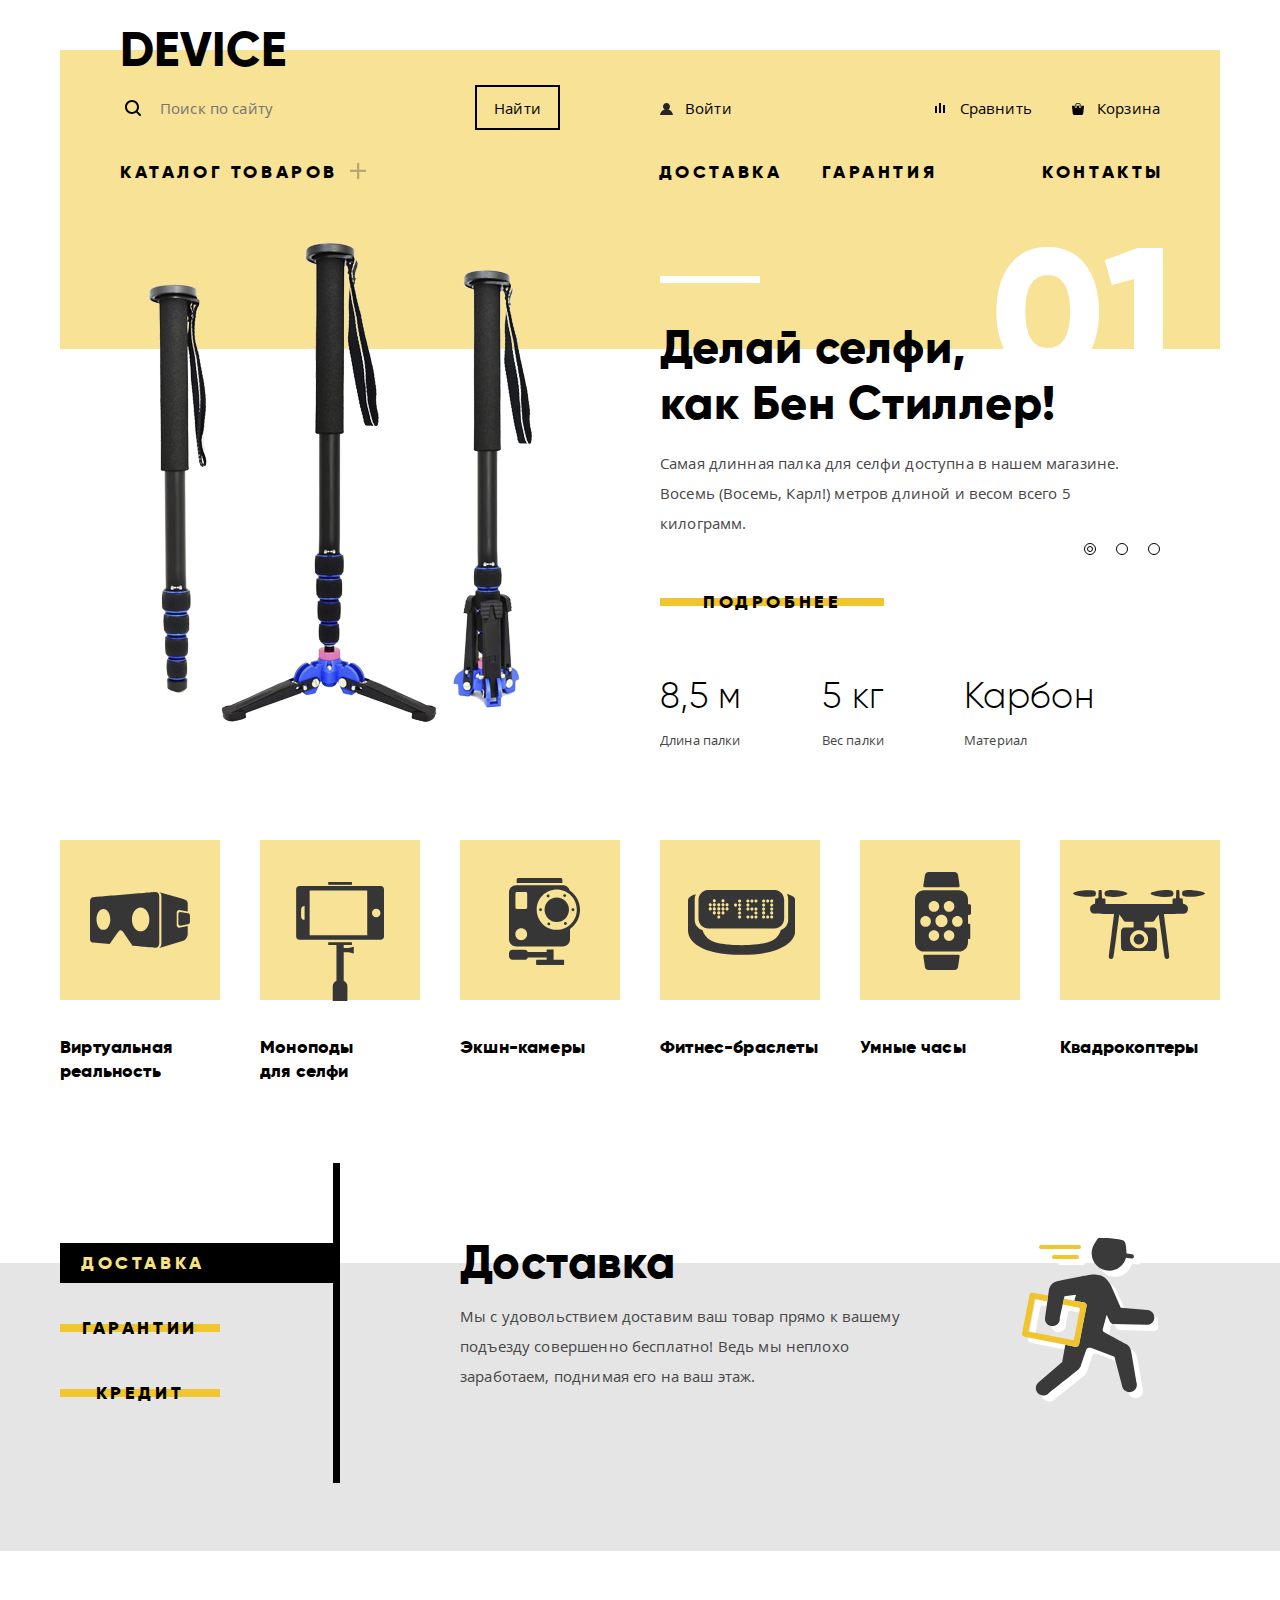
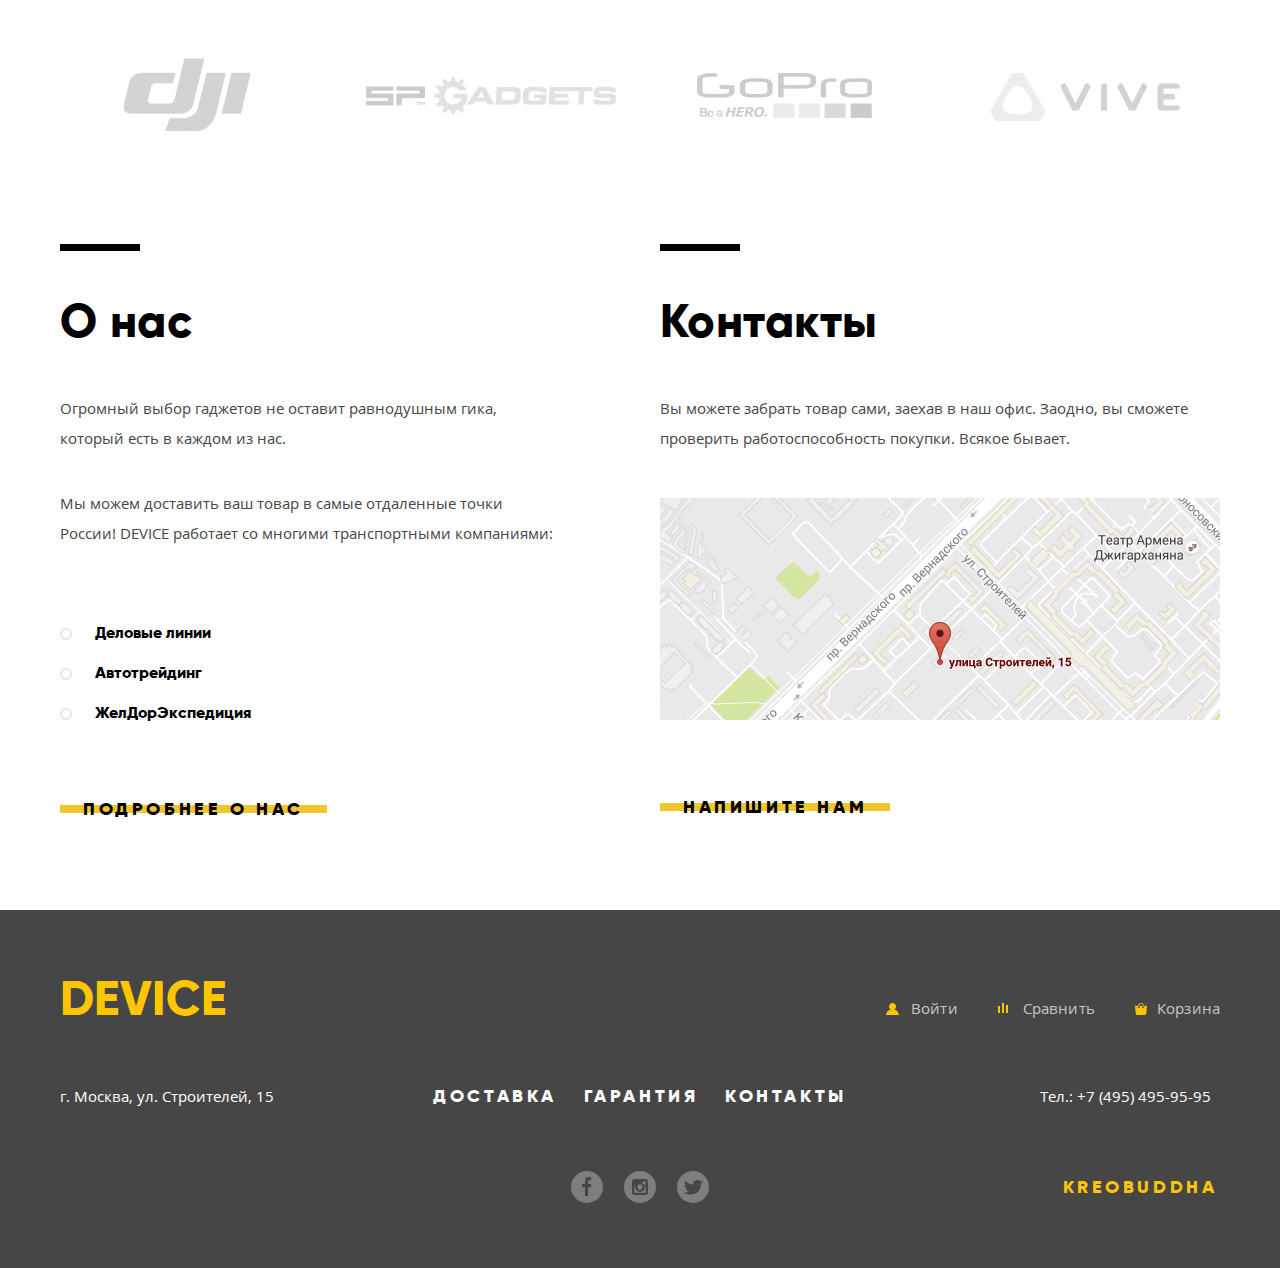
<file: index.html>
<!DOCTYPE html>
<html lang="ru">
	<head>
		<meta charset="UTF-8">
		<title>Device</title>
		<link rel="stylesheet" href="css/fonts.css">
		<link rel="stylesheet" href="css/normalize.css">
		<link rel="stylesheet" href="css/style.css">
	</head>
	<body>
		<header class="main-header">
			<nav class="main-navigation header-wrapper">
				<a class="main-header-logo">
					<!-- <img src="img/index-logo.png" alt="Device" width="164" height="36"> -->
					Device
				</a>
				<div class="header-columns">
					<div class="site-search">
						<form action="#"	method="get" class="search-form">
							<label class="visually-hidden" for="site-search-input-search">Поиск по сайту</label>
							<input class="search" type="search" id="site-search-input-search" name="search" placeholder="Поиск по сайту">
							<button class="button search-button" type="submit">Найти</button>
						</form>
					</div>
					
					<ul class="header-user-navigation">
						<li class="login-link-li"><a class="login-link" href="#">Войти</a></li>
						<li class="compare-items-link-li"><a class="compare-items-link" href="#">Сравнить</a></li>
						<li class="cart-link-li"><a class="cart-link" href="#">Корзина</a></li>
					</ul>
				</div>

				<ul class="header-site-navigation">
					<li class="header-site-navigation-catalog"><a class="header-site-navigation-catalog-link" href="#">Каталог товаров</a></li>
					<li class="header-site-navigation-delivery"><a href="#">Доставка</a></li>
					<li class="header-site-navigation-warranty"><a href="#">Гарантия</a></li>
					<li class="header-site-navigation-contacts"><a href="#">Контакты</a></li>
				</ul>

				<!-- Выпадающее меню криво реализоавно. Переделать распределение флекс-элементов. -->

				<section class="container modal-catalog-items-menu">
					<h2 class="visually-hidden">Каталог товаров</h2>
					<ul>
						<li><a href="#">Виртуальная реальность</a></li>
						<li><a href="#">Моноподы для селфи</a></li>
						<li><a href="#">Экшн-камеры</a></li>
						<li><a href="#">Фитнес-браслеты</a></li>
						<li><a href="#">Умные часы</a></li>
						<li><a href="#">Квадрокоптеры</a></li>
					</ul>
				</section>
			</nav>
		</header>



		<main class="">
			<h1 class="visually-hidden">Интернет-магазин «Device»</h1>

			<section class="slider container">
				<ul class="slider-list">
					<li class="slider-item slider-item-1 slider-item-current">
						<div class="slider-item-description">
							<h2 class="slider-item-title">Делай селфи,<br> как Бен Стиллер!</h2>
							<b class="slider-item-number">01</b>
							<p class="slider-item-text">Самая длинная палка для селфи доступна в нашем магазине. Восемь (Восемь, Карл!) метров длиной и весом всего 5 килограмм.</p>						
							<a href="catalog.html">Подробнее</a>
							<div class="slider-item-parameter-list">
								<p class="slider-item-parameter">
									<b>8,5 м</b>
									<span>Длина палки</span>
								</p>
							
								<p class="slider-item-parameter">
									<b>5 кг</b>
									<span>Вес палки</span>
								</p>
							
								<p class="slider-item-parameter">
									<b>Карбон</b>
									<span>Материал</span>
								</p>
							</div>
						</div>
						<div class="slider-item-image">
							<img src="img/slider-1.png" alt="Делай селфи как Бен Стиллер!" width="384" height="486">
						</div>
					</li>
					<li class="slider-item slider-item-2">
						<div class="slider-item-description">
							<h2 class="slider-item-title">Худеем<br> правильно!</h2>
							<b class="slider-item-number">02</b>
							<p class="slider-item-text">Мотивирующие фитнес-браслеты помогут найти в себе силы не пропускать занятия и соблюдать диету.</p>
							<a href="#">Подробнее</a>
							<div class="slider-item-parameter-list">
								<p class="slider-item-parameter">
									<b>48 часов</b>
									<span>Без подзарядки</span>
								</p>
							</div>
						</div>
						<div class="slider-item-image">
							<img src="img/slider-2.png" alt="Худеем правильно!" width="345" height="485">
						</div>
					</li>
					<li class="slider-item slider-item-3">
						<div class="slider-item-description">
							<h2 class="slider-item-title">Порхает как бабочка,<br> жалит как пчела!</h2>
							<b class="slider-item-number">03</b>
							<p class="slider-item-text">Этот обычный, на первый взгляд, квадрокоптер оснащен мощным лазером, замаскированным под стандартную камеру.</p>
							<a href="#">Подробнее</a>
							<div class="slider-item-parameter-list">
								<p class="slider-item-parameter">
									<b>800 м</b>
									<span>Дальность полета</span>
								</p>
								<p class="slider-item-parameter">
									<b>50 м</b>
									<span>Радиус поражения</span>
								</p>
							</div>
						</div>
						<div class="slider-item-image">
							<img src="img/slider-3.png" alt="Порхает как бабочка, жалит как пчела!" width="526" height="334">
						</div>
					</li>
				</ul>
				<ul class="slider-switches">
					<li class="slider-radio">
						<button class="slider-btn slider-btn-1 slider-btn-current">Первый слайд</button>
					</li>
					<li class="slider-radio">
						<button class="slider-btn slider-btn-2">Второй слайд</button>
					</li>
					<li class="slider-radio">
						<button class="slider-btn slider-btn-3">Третий слайд</button>
					</li>
				</ul>
			</section>

			<section class="popular-items-menu container">
				<h2 class="visually-hidden">Каталог товаров</h2>
				<ul>
					<li class="popular-item ">
						<a href="#">
							<h3>Виртуальная реальность</h3>
							<div class="popular-item-img-container">
								<img class="popular-item-img popular-item-img-1" src="img/popular-1.svg" alt="Виртуальная реальность" width="160" height="160">
							</div>
						</a>
					</li>
					<li class="popular-item">
						<a href="#">
							<h3>Моноподы<br> для селфи</h3>
							<div class="popular-item-img-container">
								<img class="popular-item-img popular-item-img-2" src="img/popular-2.svg" alt="Моноподы для селфи" width="160" height="160">
							</div>
						</a>
					</li>
					<li class="popular-item">
						<a href="#">
							<h3>Экшн-камеры</h3>
							<div class="popular-item-img-container">
								<img class="popular-item-img popular-item-img-3" src="img/popular-3.svg" alt="Экшн-камеры" width="160" height="160">
							</div>
						</a>
					</li>
					<li class="popular-item">
						<a href="#">
							<h3>Фитнес-браслеты</h3>
							<div class="popular-item-img-container">
								<img class="popular-item-img popular-item-img-4" src="img/popular-4.svg" alt="Фитнес-браслеты" width="160" height="160">
							</div>
						</a>
					</li>
					<li class="popular-item">
						<a href="#">
							<h3>Умные часы</h3>
							<div class="popular-item-img-container">
								<img class="popular-item-img popular-item-img-5" src="img/popular-5.svg" alt="Умные часы" width="160" height="160">
							</div>
						</a>
					</li>
					<li class="popular-item">
						<a href="#">
							<h3>Квадрокоптеры</h3>
							<div class="popular-item-img-container">
								<img class="popular-item-img popular-item-img-6" src="img/popular-6.svg" alt="Квадрокоптеры" width="160" height="160">
							</div>
						</a>
					</li>
				</ul>
			</section>

			<section class="services">
				<h2 class="visually-hidden">Наши услуги</h2>
				<div class="service-wrapper container">
					<ul class="service-switch-list">
						<li class="service-switch-item service-switch-item-current">
							<button class="service-switch-button-1">Доставка</button>
						</li>
						<li class="service-switch-item">
							<button class="service-switch-button-2">Гарантии</button>
						</li>
						<li class="service-switch-item">
							<button class="service-switch-button-3">Кредит</button>
						</li>
					</ul>
					<ul class="services-list">
						<li class="service-item service-item-1 service-item-current">
							<div class="service-item-description">
								<h3 class="service-item-title">Доставка</h3>
								<p>Мы с удовольствием доставим ваш товар прямо к вашему подъезду совершенно бесплатно! Ведь мы неплохо заработаем, поднимая его на ваш этаж.</p>
							</div>
							<div class="service-item-image">
								<img src="img/delivery.svg" alt="Доставка" width="136" height="164">
							</div>
						</li>
						<li class="service-item service-item-2">
							<div class="service-item-description">
								<h3 class="service-item-title">Гарантии</h3>
								<p>Если из-за возгорания купленного у нас товара у вас сгорит дом — не переживайте, мы выдадим вам новый. Товар, не дом, конечно же.</p>
							</div>
							<div class="service-item-image">
								<img src="img/warranty.svg" alt="Доставка" width="171" height="195">
							</div>
						</li>
						<li class="service-item service-item-3">
							<div class="service-item-description">
								<h3 class="service-item-title">Кредит</h3>
								<p>Залезть в долговую яму стало проще! Кредитные консультанты подберут для вас наиболее ,выгодные условия кредита. Выгодные для нашего банка, разумеется</p>
							</div>
							<div class="service-item-image">
								<img src="img/credit.svg" alt="Доставка" width="156" height="188">
							</div>
						</li>
					</ul>
				</div>
			</section>

			<section class="brands container">
				<h2 class="visually-hidden">Бренды наших товаров</h2>
				<ul class="brands-list">
					<li class="brands-item brands-item-dji"><a href="#"><img src="img/logo-1-hover.png" alt="DJI" width="260"	height="100"></a></li>
					<li class="brands-item brands-item-sp"><a href="#"><img src="img/logo-2-hover.png" alt="SP-gadgets" width="260"	height="100"></a></li>
					<li class="brands-item brands-item-gopro"><a href="#"><img src="img/logo-3-hover.png" alt="GoPro" width="260"	height="100"></a></li>
					<li class="brands-item brands-item-vive"><a href="#"><img src="img/logo-4-hover.png" alt="VIVE" width="260"	height="100"></a></li>
				</ul>
			</section>

			<div class="index-columns container">
				<section class="about-us">
					<h2>О нас</h2>
					<p>Огромный выбор гаджетов не оставит равнодушным гика, который есть в каждом из нас.</p>
					<p class="delivery-info">Мы можем доставить ваш товар в самые отдаленные точки России! DEVICE работает со многими транспортными компаниями:</p>
					<ul>
						<li>Деловые линии</li>
						<li>Автотрейдинг</li>
						<li>ЖелДорЭкспедиция</li>
					</ul>
					<a class="button" href="#">Подробнее о нас</a>
				</section>
				
				<section class="contacts">
					<h2>Контакты</h2>
					<p>Вы можете забрать товар сами, заехав в наш офис. Заодно, вы сможете проверить работоспособность покупки. Всякое бывает.</p>
					<a class="contact-mini-map js-map" href="#"><img src="img/map.png" alt="Офис компании по адресу улица Большая Конюшенная 19/8, Санкт-Петербург." width="560" height="222"></a>
					<a class="button js-write-us" href="#">Напишите нам</a>
				</section>
			</div>

		</main>
		
		<footer class="main-footer">
			<div class="container">
				<section class="footer-user">
					<h2 class="visually-hidden">Для пользователя</h2>
					<!-- <img src="img/index-logo-footer.png" alt="Device" width="164" height="36"> -->
					<div class="footer-user-wrapper">
						<a href="#" class="footer-logo">Device</a>
						<ul class="footer-user-menu">
							<li><a class="login-link" href="#">Войти</a></li>
							<li><a class="compare-items-link" href="#">Сравнить</a></li>
							<li><a class="cart-link" href="#">Корзина</a></li>
						</ul>
					</div>
				</section>
				
				<section class="footer-conditions">
					<h2 class="visually-hidden">Условия покупки</h2>
					<div class="footer-conditions-wrapper">
						<p class="footer-address">				
							г. Москва, ул. Строителей, 15
						</p>
						<ul class="footer-conditions-menu">
								<li class="footer-conditions-item"><a href="#">Доставка</a></li>
								<li class="footer-conditions-item"><a href="#">Гарантия</a></li>
								<li class="footer-conditions-item"><a href="#">Контакты</a></li>
						</ul>
						<p class="footer-phone">Тел.: +7 (495) 495-95-95</p>
					</div>
				</section>
				
				<section class="footer-social">
					<h2 class="visually-hidden">Мы в социальных сетях</h2>
					<div class="footer-social-wrapper">
						<ul>
							<li><a href="#" class="social-button social-button-facebook"><span class="visually-hidden">Фейсбук</span></a></li>
							<li><a href="#" class="social-button social-button-instagram"><span class="visually-hidden">Инстаграм</span></a></li>
							<li><a href="#" class="social-button social-button-twitter"><span class="visually-hidden">Твиттер</span></a></li>
						</ul>
						<p class="footer-copyright">
							<b class="visually-hidden">Разработано:</b>
							<a href="https://vk.com/kreobuddha" class="button">kreobuddha</a>
						</p>
					</div>
				</section>
			</div>
		</footer>

		<section class="modal modal-write-us">
			<h2 class="visually-hidden">Напишите нам</h2>
			<form class="modal-write-us-form" action="#" method="post">
				<p>
					<label for="write-us-input-name">Ваше имя:</label>
					<input type="text" id="write-us-input-name" name="write-us-name" value="" placeholder="Имя Фамилия">
				</p>
				<p>
					<label for="write-us-input-mail">Ваш e-mail:</label>
					<input type="email" id="write-us-input-mail" name="write-us-mail" value="" placeholder="email@example.com">
				</p>
				<p class="modal-write-us-form-text">
					<label for="write-us-input-textarea">Текст письма:</label>
					<textarea name="write-us-letter" id="write-us-input-textarea" cols="30" rows="3" placeholder="В свободной форме"></textarea>
				</p>
				<button class="button" type="submit">Отправить</button>				
			</form>
			<button class="modal-close" type="button">Закрыть</button>
		</section>

		<section class="modal modal-map">
			<h2 class="visually-hidden">Как до нас добраться</h2>
			<iframe src="https://www.google.com/maps/embed?pb=!1m18!1m12!1m3!1d7565.0826865308345!2d37.52415710683544!3d55.68703115051043!2m3!1f0!2f0!3f0!3m2!1i1024!2i768!4f13.1!3m3!1m2!1s0x46b54cf65f5c8955%3A0x694710ccd55501e!2z0YPQuy4g0KHRgtGA0L7QuNGC0LXQu9C10LksIDE1LCDQnNC-0YHQutCy0LAsIDExOTMxMQ!5e0!3m2!1sru!2sru!4v1550638293064" width="960" height="560" frameborder="0" style="border:0" allowfullscreen></iframe>
			<p>
				<img src="img/map-big.jpg" width="960" height="560" alt="Офис компании по адресу улица Строителей 15, Москва.">
			</p>
			<button class="modal-close" type="button">Закрыть</button>
		</section>


		<script src="js/writeUsPopup.js"></script>
		
		<script src="js/map.js"></script>

		<script src="js/catalogItemMenu.js"></script>

		<script src="js/slider.js"></script>

		<script src="js/serviceButtons.js"></script>

	</body>
</html>
</file>
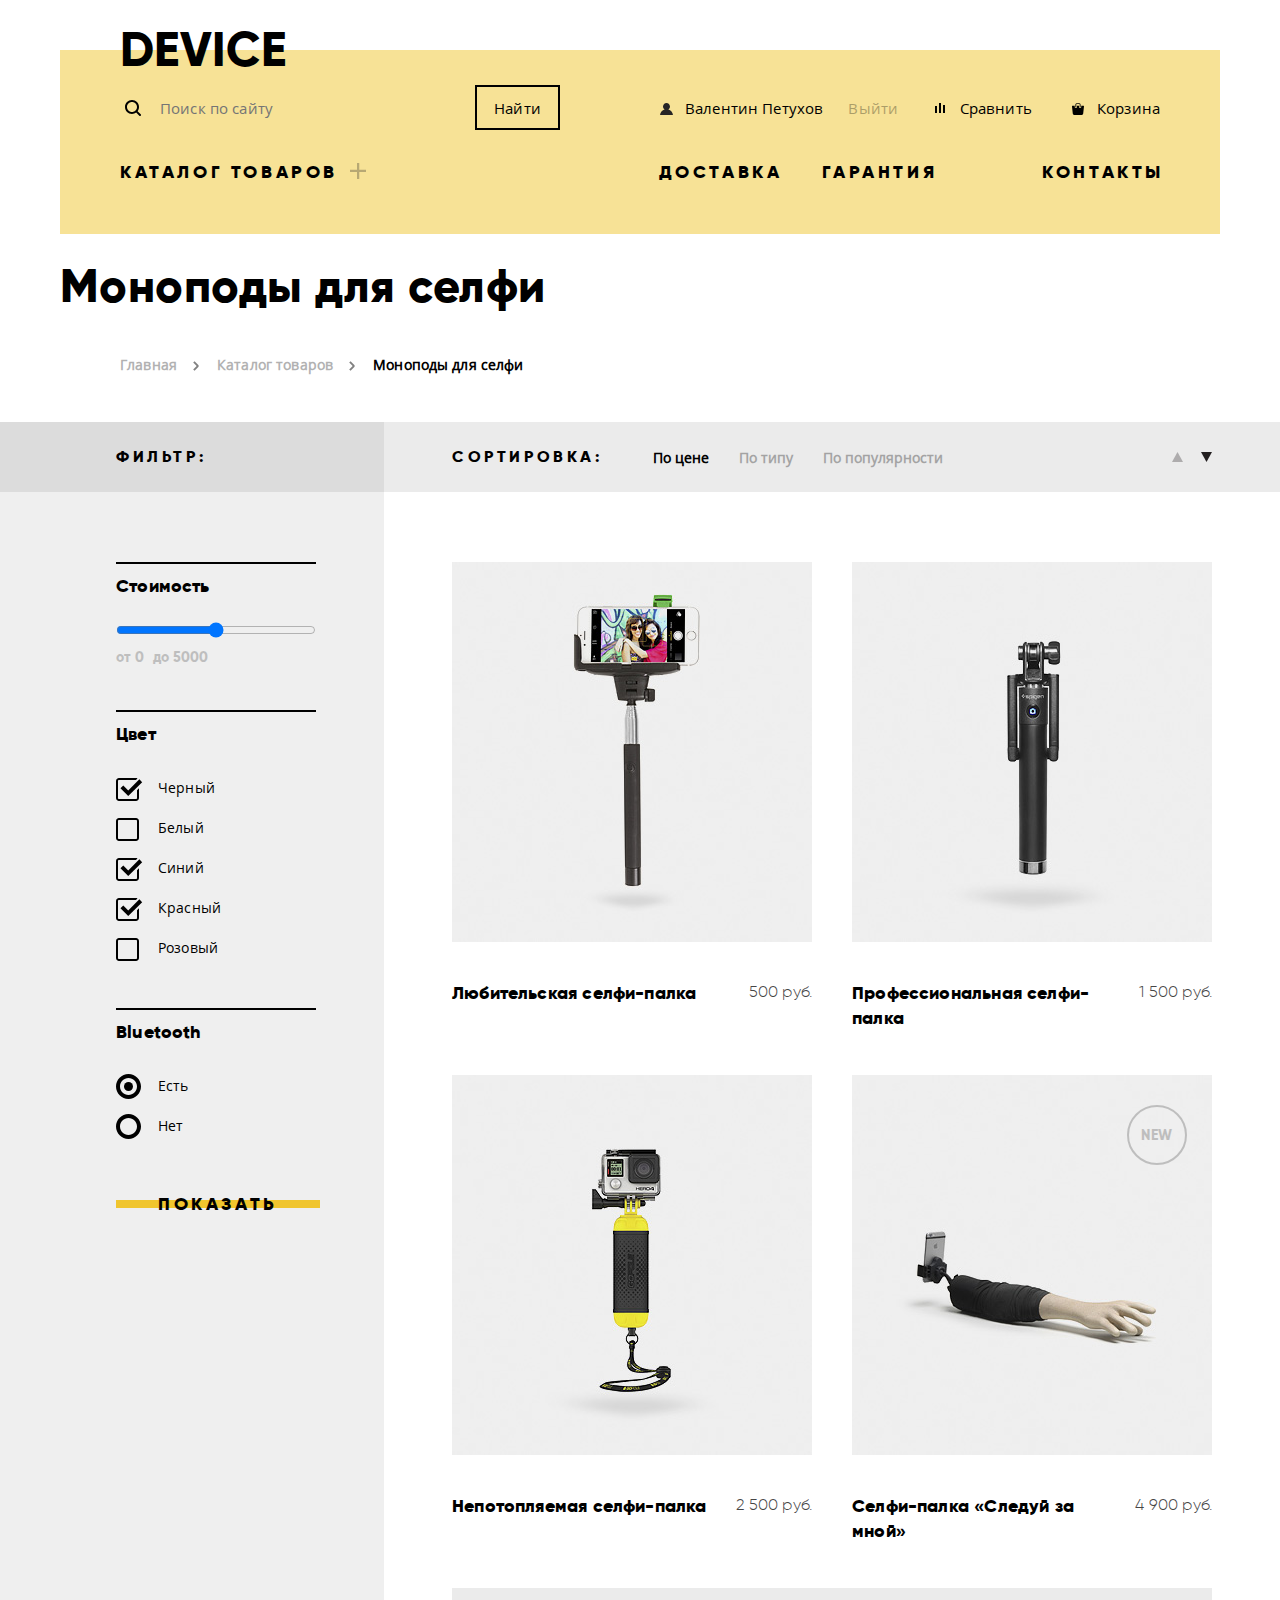
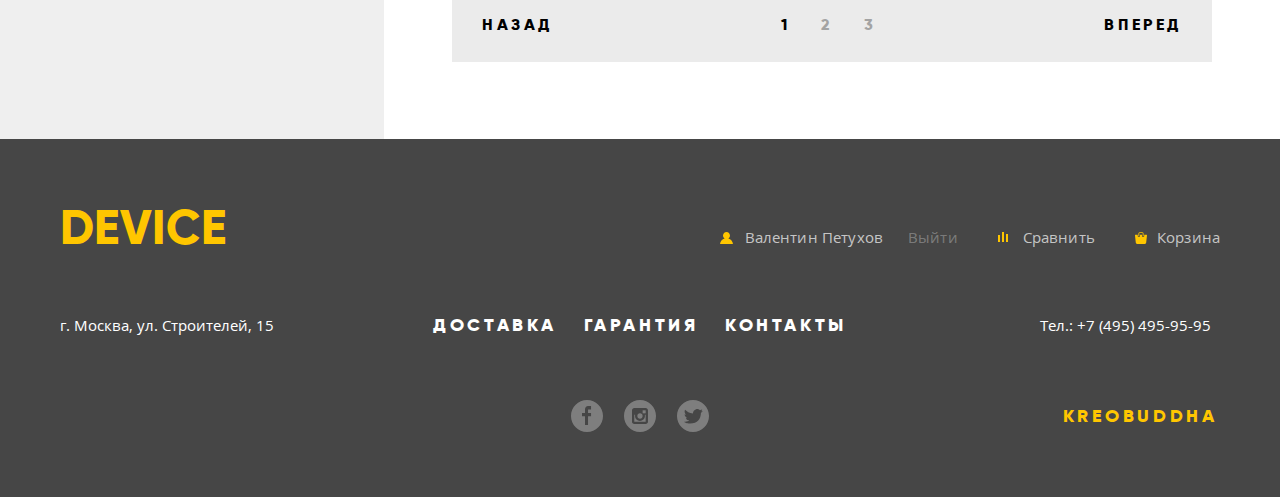
<file: catalog.html>
<!DOCTYPE html>
<html lang="ru">
	<head>
		<meta charset="UTF-8">
		<title>Каталог Device</title>
		<link rel="stylesheet" href="css/fonts.css">
		<link rel="stylesheet" href="css/normalize.css">
		<link rel="stylesheet" href="css/style.css">
	</head>
	<body class="inner-page">
		<header class="main-header">
			<nav class="main-navigation header-wrapper">
				<a class="main-header-logo" href="index.html">
					<!-- <img src="img/index-logo.png" alt="Device" width="164" height="36"> -->
					Device
				</a>
				<div class="header-columns">
					<div class="site-search">
						<form action="#"	method="get" class="search-form">
							<label class="visually-hidden" for="site-search-input-search">Поиск по сайту</label>
							<input class="search" type="search" id="site-search-input-search" name="search" placeholder="Поиск по сайту">
							<button class="button search-button" type="submit">Найти</button>
						</form>
					</div>
					
					<ul class="header-user-navigation">
						<li class="profile-name-li"><a class="profile-name" href="#">Валентин Петухов</a></li>
						<li class="logout-link-li"><a class="logout-link" href="#">Выйти</a></li>
						<li class="compare-items-link-li"><a class="compare-items-link" href="#">Сравнить</a></li>
						<li class="cart-link-li"><a class="cart-link" href="#">Корзина</a></li>
					</ul>
				</div>

				<ul class="header-site-navigation">
					<li class="header-site-navigation-catalog"><a class="header-site-navigation-catalog-link" href="#">Каталог товаров</a></li>
					<li class="header-site-navigation-delivery"><a href="#">Доставка</a></li>
					<li class="header-site-navigation-warranty"><a href="#">Гарантия</a></li>
					<li class="header-site-navigation-contacts"><a href="#">Контакты</a></li>
				</ul>

				<!-- Выпадающее меню криво реализоавно. Переделать распределение флекс-элементов. -->

				<section class="container modal-catalog-items-menu">
					<h2 class="visually-hidden">Каталог товаров</h2>
					<ul>
						<li><a href="#">Виртуальная реальность</a></li>
						<li><a href="#">Моноподы для селфи</a></li>
						<li><a href="#">Экшн-камеры</a></li>
						<li><a href="#">Фитнес-браслеты</a></li>
						<li><a href="#">Умные часы</a></li>
						<li><a href="#">Квадрокоптеры</a></li>
					</ul>
				</section>
			</nav>
		</header>

		<main>
			<div class="container">
				<h1 class="page-title">Моноподы для селфи</h1>
				
				<ul class="breadcrumbs">
					<li><a href="index.html">Главная</a></li>
					<li><a href="catalog.html">Каталог товаров</a></li>
					<li class="breadcrumbs-current">Моноподы для селфи</li>
				</ul>
			</div>

			<div class="catalog-column-wrapper">
				<div class="catalog-column-wrapper-left">
					<section class="filters">
						<h2>Фильтр:</h2>
					
						<form action="#"	method="get" class="filter">
							<fieldset>
								<legend>Стоимость</legend>
					
								<label class="visually-hidden" for="filter-input-range">Стоимость товара</label>
								<input type="range" id="filter-input-range" min="0" max="5000" step="100">
					
								<span>от 0</span>
								<span>до 5000</span>
							</fieldset>
					
							<fieldset>
								<legend>Цвет</legend>
					
								<ul>
									<li class="filter-option">
										<input type="checkbox" id="filter-input-checkbox-black" class="visually-hidden filter-input filter-input-checkbox" name="black" checked>
										<label for="filter-input-checkbox-black">Черный</label>
									</li>
									<li class="filter-option">
										<input type="checkbox" id="filter-input-checkbox-white" class="visually-hidden filter-input filter-input-checkbox" name="white">
										<label for="filter-input-checkbox-white">Белый</label>
									</li>
									<li class="filter-option">
										<input type="checkbox" id="filter-input-checkbox-blue" class="visually-hidden filter-input filter-input-checkbox" name="blue" checked>
										<label for="filter-input-checkbox-blue">Синий</label>
									</li>
									<li class="filter-option">
										<input type="checkbox" id="filter-input-checkbox-red" class="visually-hidden filter-input filter-input-checkbox" name="red" checked>
										<label for="filter-input-checkbox-red">Красный</label>
									</li>
									<li class="filter-option">
										<input type="checkbox" id="filter-input-checkbox-pink" class="visually-hidden filter-input filter-input-checkbox" name="pink">
										<label for="filter-input-checkbox-pink">Розовый</label>
									</li>
								</ul>
							</fieldset>
					
							<fieldset>
								<legend>Bluetooth</legend>
					
								<ul>
									<li class="filter-option">
										<input type="radio" id="filter-input-radio-with-bluetooth-yes" class="visually-hidden filter-input filter-input-radio" name="with-bluetooth" value="yes" checked>
										<label for="filter-input-radio-with-bluetooth-yes">Есть</label>
									</li>
									<li class="filter-option">
										<input type="radio" id="filter-input-radio-with-bluetooth-no" class="visually-hidden filter-input filter-input-radio" name="with-bluetooth" value="no">
										<label for="filter-input-radio-with-bluetooth-no">Нет</label>
									</li>
								</ul>
							</fieldset>
							<button type="submit" class="filter-button button">Показать</button>
						</form>
					</section>
				</div>

				<div class="catalog-column-wrapper-right">
					<div class="catalog-column-wrapper-right-container">
						<section class="sorting">
							<h2>Сортировка:</h2>
						
							<ul class="sorting-type-by">
								<li>
									<a href="#" class="by-price current-sorting">По цене</a>
								</li>
								<li>
									<a href="#" class="by-type-product">По типу</a>
								</li>
								<li>
									<a href="#" class="by-popularity">По популярности</a>
								</li>
							</ul>
						
							<ul class="sorting-order-by">
								<li>
									<a href="#" class="sorting-icon-up"><span class="visually-hidden">По возростанию</span></a>
								</li>
								<li>
									<a href="#" class="sorting-icon-down current-sorting"><span class="visually-hidden">По убыванию</span></a>
								</li>
							</ul>				
						</section>
						
						<section class="catalog">
							<h2 class="visually-hidden">Моноподы для селфи</h2>
						
							<ul class="catalog-list">
								<li class="catalog-item">
									<h3><a href="#">Любительская селфи-палка</a></h3>
									<p class="catalog-item-image">
										<a href="#">
											<img src="img/item-1.jpg" alt="Любительская селфи-палка" width="360" height="380">
										</a>
									</p>
									<p class="catalog-item-price">
										<b>500 руб.</b>
									</p>
									<p class="catalog-item-buttons">
										<a href="#" class="button">В корзину</a>
										<button class="price-compare">Добавить к сравнению</button>
									</p>
								</li>
								<li class="catalog-item">
									<h3><a href="#">Профессиональная селфи-палка</a></h3>
									<p class="catalog-item-image">
										<a href="#">
											<img src="img/item-2.jpg" alt="Профессиональная селфи-палка" width="360" height="380">
										</a>
									</p>
									<p class="catalog-item-price">
										<b>1 500 руб.</b>
									</p>
									<p class="catalog-item-buttons">
										<a href="#" class="button">В корзину</a>
										<button class="price-compare">Добавить к сравнению</button>
									</p>
								</li>
								<li class="catalog-item">
									<h3><a href="#">Непотопляемая селфи-палка</a></h3>
									<p class="catalog-item-image">
										<a href="#">
											<img src="img/item-3.jpg" alt="Непотопляемая селфи-палка" width="360" height="380">
										</a>
									</p>
									<p class="catalog-item-price">
										<b>2 500 руб.</b>
									</p>
									<p class="catalog-item-buttons">
										<a href="#" class="button">В корзину</a>
										<button class="price-compare">Добавить к сравнению</button>
									</p>
								</li>
								<li class="catalog-item">
									<h3><a href="#">Селфи-палка «Следуй за мной»</a></h3>
									<p class="catalog-item-image">
										<a href="#">
											<img src="img/item-4.jpg" alt="Селфи-палка «Следуй за мной»" width="360" height="380">
											
										</a>
									</p>
									<p class="catalog-item-price">
										<b>4 900 руб.</b>
									</p>
									<p class="catalog-item-buttons">
										<a href="#" class="button">В корзину</a>
										<button class="price-compare">Добавить к сравнению</button>
									</p>
									<p class="catalog-item-new">
										<a href="#"><span>New</span></a>
									</p>
								</li>
							</ul>
						</section>
						
						<ul class="pagination-list">
							<li class="pagination-item"><a>Назад</a></li>
							<li class="pagination-item pagination-item-current"><a>1</a></li>
							<li class="pagination-item"><a href="#">2</a></li>
							<li class="pagination-item"><a href="#">3</a></li>
							<li class="pagination-item"><a href="#">Вперед</a></li>
						</ul>
					</div>
				</div>
			</div>

		</main>


		<footer class="main-footer">
			<div class="container">
				<section class="footer-user">
					<h2 class="visually-hidden">Для пользователя</h2>
					<!-- <img src="img/index-logo-footer.png" alt="Device" width="164" height="36"> -->
					<div class="footer-user-wrapper">
						<a href="index.html" class="footer-logo">Device</a>
						<ul class="footer-user-menu">
							<li><a class="profile-name" href="#">Валентин Петухов</a></li>
							<li><a class="logout-link" href="#">Выйти</a></li>	
							<li><a class="compare-items-link" href="#">Сравнить</a></li>
							<li><a class="cart-link" href="#">Корзина</a></li>
						</ul>
					</div>
				</section>
			
				<section class="footer-conditions">
					<h2 class="visually-hidden">Условия покупки</h2>
					<div class="footer-conditions-wrapper">
						<p class="footer-address">				
							г. Москва, ул. Строителей, 15
						</p>
						<ul class="footer-conditions-menu">
								<li class="footer-conditions-item"><a href="#">Доставка</a></li>
								<li class="footer-conditions-item"><a href="#">Гарантия</a></li>
								<li class="footer-conditions-item"><a href="#">Контакты</a></li>
						</ul>
						<p class="footer-phone">Тел.: +7 (495) 495-95-95</p>
					</div>
				</section>
				
				<section class="footer-social">
					<h2 class="visually-hidden">Мы в социальных сетях</h2>
					<div class="footer-social-wrapper">
						<ul>
							<li><a href="#" class="social-button social-button-facebook"><span class="visually-hidden">Фейсбук</span></a></li>
							<li><a href="#" class="social-button social-button-instagram"><span class="visually-hidden">Инстаграм</span></a></li>
							<li><a href="#" class="social-button social-button-twitter"><span class="visually-hidden">Твиттер</span></a></li>
						</ul>
						<p class="footer-copyright">
							<b class="visually-hidden">Разработано:</b>
							<a href="https://vk.com/kreobuddha" class="button">kreobuddha</a>
						</p>
					</div>
				</section>
			</div>
		</footer>

		<script src="js/catalogItemMenu.js"></script>

	</body>
</html>
</file>
<file: css/fonts.css>
@font-face {
    font-family: 'Gilroy';
    src: url('../fonts/gilroy/gilroylight.woff2') format('woff2'),
         url('../fonts/gilroy/gilroylight.woff') format('woff'),
         url('../fonts/gilroy/gilroylight.ttf') format('truetype');
    font-weight: lighter;
    font-style: normal;
}

@font-face {
    font-family: 'Gilroy';
    src: url('../fonts/gilroy/gilroyextrabold.woff2') format('woff2'),
         url('../fonts/gilroy/gilroyextrabold.woff') format('woff'),
         url('../fonts/gilroy/gilroyextrabold.ttf') format('truetype');
    font-weight: bold;
    font-style: normal;
}


@font-face {
    font-family: 'Open Sans';
    src: url('../fonts/opensans/opensanslight.woff2') format('woff2'),
         url('../fonts/opensans/opensanslight.woff') format('woff'),
         url('../fonts/opensans/opensanslight.ttf') format('truetype');
    font-weight: lighter;
    font-style: normal;
}

@font-face {
    font-family: 'Open Sans';
    src: url('../fonts/opensans/opensansregular.woff2') format('woff2'),
         url('../fonts/opensans/opensansregular.woff') format('woff'),
         url('../fonts/opensans/opensansregular.ttf') format('truetype');
    font-weight: normal;
    font-style: normal;
}
</file>
<file: css/style.css>
body {
	margin: 0;
	padding: 0;

	font-family: Gilroy, Arial, sans-serif;
	font-size: 18px;
	color: #000000;
	line-height: 24px;
	font-weight: bold;
	font-style: normal;
	text-transform: uppercase;
	letter-spacing: 0.2em;

	background-color: #ffffff;
}

body, html {
	min-width: 1200px;
}


a {
	text-decoration: none;
}

img {
	width: 100%;
	height: auto;
}

.visually-hidden:not(:focus):not(:active),
input[type="checkbox"].visually-hidden,
input[type="radio"].visually-hidden {
	position: absolute;

	width: 1px;
	height: 1px;
	margin: -1px;
	border: 0;
	padding: 0;

	clip-path: inset(100%);
	clip: rect(0 0 0 0);
	overflow: hidden;
}

.container {
	width: 1160px;
	margin: 0 auto;
	padding: 0 10px;
}

.index-columns {
	display: flex;
	justify-content: space-between;
	margin-bottom: 80px;
}

.page-title {
	font-size: 47px;
	height: 48px;
	letter-spacing: 0.01em;
	text-transform: none;
}


/* --------------------------------- Стили для секции header ------------------------------------------ */


.main-header {
	margin-top: 40px;

	background-color: #ffffff;
}

.header-wrapper {
	position: relative;

	width: 1040px;
	margin: 0 auto;
	padding: 0 60px;

	background-color: #f7e296;
}

.header-columns {
	padding-top: 35px;
	display: flex;
	justify-content: space-between;
	margin-top: 50px;
	margin-bottom: 30px;
}

.main-header-logo {
	position: absolute;
	top: -24px;

	font-size: 48px;
	line-height: 48px;
	letter-spacing: 0.01em;
	color: rgba(0, 0, 0, 1);
}

.main-header-logo:hover,
.main-header-logo:focus {
	color: rgba(0, 0, 0, 0.6);
}

.main-header-logo:active {
	color: rgba(0, 0, 0, 0.3);
}

/* Нужно найти как стилизовать placeholder отдельно от input */

.search-form {
	display: flex;
	justify-content: space-between;

	position: relative;	
}

.site-search {
	margin: 0;
	padding: 0;
	width: 440px;
}

.search-form::before {
	content: "";
	position: absolute;
	left: 5px;
	top: 15px;

	width: 16px;
	height: 16px;


	background-image: url(../img/search.svg);
	background-repeat: no-repeat;
	background-position: 0 0;
}

.search-form input {
	padding: 0;
	margin: 0;
	padding-left: 40px;
	width: 355px;
	height: 45px;

	font-family: 'Open Sans', Arial, sans-serif;
	font-size: 15px;
	line-height: 30px;
	letter-spacing: 0.01em;
	font-weight: lighter;
	color: rgba(0, 0, 0, 0.3);

	background-color: transparent;
	border: none;
}

.site-search input:hover {
	color: rgba(0, 0, 0, 0.6);

	background-color: transparent;
}

.site-search input:focus {
	outline: none;

	color: #000000;

	border-bottom: 2px solid #000000;
	background-color: transparent;
}



.search-button {
	width: 85px;
	height: 45px;

	font-family: 'Open Sans', Arial, sans-serif;
	font-size: 15px;
	line-height: 30px;
	letter-spacing: 0.01em;
	font-weight: lighter;
	color: #000000;

	cursor: pointer;

	border: 2px solid #000000;
	background-color: transparent;
}

.search-button:hover,
.search-button:focus {
	color: #ffffff;

	background-color: #000000;
}

.search-button:active {
	color: rgba(255, 255, 255, 0.3);

	background-color: #000000;
}

.header-user-navigation {
	margin: 0;
	padding: 0;
	width: 500px;
	display: flex;
	flex-wrap: wrap;
	align-self: center;

	font-family: 'Open Sans', Arial, sans-serif;
	font-size: 15px;
	line-height: 30px;
	letter-spacing: 0.01em;
	text-transform: none;
	font-weight: lighter;

	list-style: none;
}

.header-user-navigation a {
	position: relative;

	display: block;
	padding-left: 25px;
}

.header-user-navigation a::before {
	content: "";
	position: absolute;
	left: 0px;
	top: 10px;

	background-repeat: no-repeat;
	background-position: 0 0;
}

.header-user-navigation li:first-child a::before {
	width: 13px;
	height: 12px;

	background-image: url(../img/user.svg);
}

.main-header .compare-items-link-li {
	margin-left: auto;
	margin-right: 40px;
}

.main-header .compare-items-link::before {
	width: 10px;
	height: 10px;

	background-image: url(../img/compare.svg);
}

.main-header .cart-link::before {
	width: 12px;
	height: 12px;

	background-image: url(../img/cart.svg);
}

.main-header .logout-link-li {
	opacity: 0.3;
}


.header-user-navigation a,
.header-site-navigation a {
	color: #000000;
}

.header-user-navigation li:hover,
.header-user-navigation li:focus,
.header-site-navigation li:hover,
.header-site-navigation li:focus {
	opacity: 0.6;
}

.header-user-navigation li:active,
.header-site-navigation li:active {
	opacity: 0.3;
}

.header-site-navigation {
	margin: 0;
	padding: 0;
	padding-bottom: 165px;
	margin-bottom: 40px;

	display: flex;
	flex-wrap: wrap;

	list-style: none;
}

.inner-page .header-site-navigation {
	padding-bottom: 50px;
	margin-bottom: 40px;
}

.header-site-navigation-catalog {
	margin-right: auto;

	position: relative;
	cursor: pointer
}

.header-site-navigation-catalog-link {
	padding-right: 28px;
}

.header-site-navigation-catalog-link::after {
	content: "";
	position: absolute;
	width: 16px;
	height: 16px;
	right: 0;
	top: 3px;
	
	opacity: 0.3;

	background-image: url(../img/plus.png);
	background-repeat: no-repeat;
	background-position: 0 0;
}

.header-site-navigation-catalog-link::after:hover,
.header-site-navigation-catalog-link::after:active,
.header-site-navigation-catalog-link::after:focus {
	opacity: 1;
}

.header-site-navigation-delivery {
	margin-right: 40px;
}

.header-site-navigation-warranty {
	margin-right: 105px;
}

.header-site-navigation-contacts {
	margin-right: -4px;
}


/* --------------------------------- Стили для секции slider ------------------------------------------ */


.slider {
	position: relative;
	top: -150px;

	background-color: transparent;
}

.slider-list {
	margin: 0;
	padding: 0;

	list-style: none;
}

.slider-item {
	display: none;
}

.slider-item-current {
	display: flex;
	justify-content: space-between;
}

.slider-item a {
	display: inline-block;
	padding: 8px 43px;
	margin: 0;
	margin-bottom: 50px;

	text-align: center;
	vertical-align: middle;
	color: #000000;

	background-color: transparent;
	background-image: linear-gradient(transparent 40%, #f0c52e 40%, #f0c52e 60%, transparent 60%);
}

.slider-item a:hover {
	background-color: #f0c52e;
}

.slider-item a:active {
	color: rgba(0, 0, 0, 0.3);

	background-color: #f0c52e;
}


.slider-item-description {
	position: relative;
	top: 80px;
	width: 560px;
}

.slider-item-image {
	width: 560px;
	min-height: 486px;
	order: -1;
	display: flex;
	justify-content: center;
	align-items: flex-start;
}

.slider-item-title {
	margin: 0;
	padding: 0;
	margin-bottom: 17px;

	position: relative;
	z-index: 1;

	font-size: 47px;
	line-height: 56px;
	letter-spacing: 0.01em;
	text-transform: none;
}

.slider-item-title::before {
	content: "";
	position: absolute;
	top: -43px;
	left: 0;
	width: 100px;
	height: 7px;

	background-color: #ffffff;
}

.slider-item-number {
	margin: 0;
	padding: 0;
	position: absolute;
	top: -95px;
	right: 40px;

	font-size: 180px;
	line-height: 180px;
	color: #ffffff;
	font-weight: bold;
}

.slider-item-text {
	padding: 0;
	margin: 0;
	margin-bottom: 44px;
	width: 500px;

	font-family: 'Open Sans', Arial, sans-serif;
	font-size: 15px;
	line-height: 30px;
	letter-spacing: 0.01em;
	text-transform: none;
	font-weight: lighter;
	color: #464646;
}

.slider-item-parameter-list {
	display: flex;
	flex-wrap: wrap;
}

.slider-item-parameter {
	margin: 0;
	padding: 0;
	margin-right: 80px;

	display: flex;
	flex-direction: column;
}

.slider-item-parameter  b {
	margin-bottom: 10px;

	font-size: 36px;
	line-height: 48px;
	letter-spacing: 0.01em;
	font-weight: lighter;
	text-transform: none;
}

.slider-item-parameter span {
	font-family: 'Open Sans', Arial, sans-serif;
	font-size: 13px;
	line-height: 20px;
	letter-spacing: 0.01em;
	color: #464646;
	font-weight: lighter;
	text-transform: none;
}

.slider-item-1 img {
	width: 384px;
	height: 486px;
}

.slider-item-2 img {
	width: 345px;
	height: 485px;
}

.slider-item-3 img {
	width: 526px;
	height: 334px;
	margin-top: 65px;
}


.slider-switches {
	padding: 0;
	margin: 0;

	display: flex;
	width: 76px;
	justify-content: space-between;
	align-items: center;

	position: absolute;
	top: 60%;
	right: 70px;

	list-style: none;
}

.slider-btn {
	margin: 0;
	padding: 0;
	width: 12px;
	height: 12px;

	overflow: hidden;
	font-size: 0;
	
	background-color: transparent;
	border: none;
	box-shadow: none;

	border: 1px solid #000000;
	border-radius: 50%;
}

.slider-btn-current {
	position: relative;
}

.slider-btn-current::after {
	content: "";

	position: absolute;
	top: 2px;
	left: 2px;
	width: 4px;
	height: 4px;

	border: 1px solid #000000;
	border-radius: 50%;	
}


/* --------------------------------- Стили для секции popular-items-menu ------------------------------------------ */


.popular-items-menu {
	margin-top: -35px;
	margin-bottom: 180px;
}

.popular-items-menu ul {
	margin: 0;
	padding: 0;
	margin-bottom: 80px;
	display: flex;
	justify-content: space-between;
	align-items: flex-start;

	list-style: none;
}

.popular-item {
	width: 160px;
}

.popular-item a {
	display: flex;
	flex-direction: column-reverse;

	color: #000000;
}

.popular-item h3 {
	margin: 0;
	padding: 0;

	font-size: 18px;
	line-height: 24px;
	letter-spacing: 0.01em;
	text-transform: none;
}

.popular-item-img-container {
	width: 160px;
	height: 160px;
	margin-bottom: 35px;
	display: flex;
	justify-content: center;
	align-items: center;

	background-color: #f7e296;	
}

.popular-item .popular-item-img-1 {
	margin: 50px 30px;	
}

.popular-item .popular-item-img-2 {
	margin: 0 36px;
	margin-top: 43px;
}

.popular-item .popular-item-img-3 {
	margin-top: 38px;
	margin-right: 40px;
	margin-bottom: 35px;
	margin-left: 49px;	
}

.popular-item .popular-item-img-4 {
	margin-top: 50px;
	margin-right: 25px;
	margin-bottom: 45px;
	margin-left: 28px;	
}

.popular-item .popular-item-img-5 {
	margin-top: 32px;
	margin-right: 50px;
	margin-bottom: 30px;
	margin-left: 55px;	
}

.popular-item .popular-item-img-6 {
	margin-top: 50px;
	margin-right: 15px;
	margin-bottom: 42px;
	margin-left: 13px;	
}

.popular-item a:hover .popular-item-img-container {
	background-color: #f0c52e;
}

.popular-item a:active h3 {
	opacity: 0.3;
}

.popular-item a:active .popular-item-img {
	opacity: 0.6;
}


/* --------------------------------- Стили для секции services ------------------------------------------ */


.services {
	margin-bottom: 95px;
	min-height: 288px;

	background-color: #e5e5e5;
}

.service-wrapper {
	display: flex;
	flex-wrap: wrap;
	justify-content: space-between;
}

.service-switch-list {
	width: 280px;
	padding: 0;
	margin: 0;

	position: relative;
	top: -20px;

	list-style: none;
}

.service-switch-list::after {
	content: "";

	position: absolute;
	right: 0;
	top: -80px;
	width: 7px;
	height: 320px;

	background-color: #000000;
}

.services-list {
	width: 760px;
	padding: 0;
	margin: 0;

	position: relative;
	top: -25px;

	list-style: none;
}

.service-switch-item {
	margin-bottom: 25px;
}

.service-switch-item button {
	width: 160px;
	min-height: 40px;

	font-size: 18px;
	color: #000000;
	line-height: 24px;
	font-weight: bold;
	font-style: normal;
	text-transform: uppercase;
	letter-spacing: 0.2em;

	border: none;
	background-color: transparent;
	background-image: linear-gradient(transparent 40%, #f0c52e 40%, #f0c52e 60%, transparent 60%);

	cursor: pointer;
}



.service-switch-item button:hover,
.service-switch-item button:focus {
	background-color: #f0c52e;
}

.service-switch-item button:active {
	width: 280px;
	padding-right: 120px;

	color: #f7e184;

	background-color: #000000;
	background-image: none;
}

.service-switch-item-current button,
.service-switch-item-current button:hover,
.service-switch-item-current button:focus {
	width: 280px;
	padding-right: 120px;

	color: #f7e184;

	background-color: #000000;
	background-image: none;
}

.service-item {
	display: none;
}

.service-item-current {
	display: flex;
	justify-content: space-between;
}

.service-item-description {
	width: 460px;
}

.service-item-title {
	margin: 0;
	padding: 0;

	font-size: 47px;
	line-height: 48px;
	letter-spacing: 0.01em;
	text-transform: none;
}

.service-item p {
	font-family: 'Open Sans', Arial, sans-serif;
	font-size: 15px;
	line-height: 30px;
	letter-spacing: 0.01em;
	color: #464646;
	font-weight: lighter;
	text-transform: none;
}

.service-item-image {
	width: 260px;

	display: flex;
	justify-content: center;
}

.service-item-1 img {
	width: 136px;
	height: 164px;
}

.service-item-2 img {
	width: 171px;
	height: 195px;
}

.service-item-3 img {
	width: 156px;
	height: 188px;
}


/* --------------------------------- Стили для секции brands ------------------------------------------ */


.brands {
	margin-bottom: 145px;
}

.brands-list {
	padding: 0;
	margin: 0;
	display: flex;
	justify-content: space-between;

	list-style: none;
}

.brands-item {
	width: 260px;
}

.brands-item a {
	display: block;
	filter: saturate(0);
	opacity: 0.2;
}

.brands-item a:hover,
.brands-item a:focus,
.brands-item a:active {
	opacity: 1;
	filter: none;
}

.brands-item img {
	width: 260px;
	height: 100px;
}




/* --------------------------------- Стили для секции about-us ------------------------------------------ */


.about-us {
	margin: 0;
	padding: 0;
	width: 500px;
}

.about-us .delivery-info {
	margin-bottom: 65px;
}

.about-us ul {
	padding: 0;
	margin: 0;
	margin-bottom: 55px;
	
	list-style: none;
}

.about-us li {
	padding: 0;
	margin: 0;
	padding-left: 35px;

	position: relative;

	font-size: 16px;
	line-height: 40px;
	letter-spacing: 0;
	text-transform: none;
}

.about-us li::before {
	content: "";

	position: absolute;
	width: 8px;
	height: 8px;
	left: 0;
	top: 15px;

	background-color: transparent;
	border: 2px solid #e6e6e6;
	border-radius: 50%;
}


/* --------------------------------- Стили для секции contacts ------------------------------------------ */


.contacts {
	margin: 0;
	padding: 0;
	width: 560px;
}

.contacts img {
	width: 560px;
	height: 222px;
}


/* --------------------------------- Стили для секции about-us & contacts ------------------------------------------ */


.about-us h2,
.contacts h2 {
	margin: 0;
	padding: 0;
	margin-bottom: 48px;

	position: relative;

	font-size: 47px;
	line-height: 48px;
	letter-spacing: 0.01em;
	text-transform: none;
}

.about-us h2::before,
.contacts h2::before {
	content: "";

	position: absolute;
	width: 80px;
	height: 7px;
	left: 0;
	top: -53px;

	background-color: #000000;
}

.about-us p,
.contacts p {
	margin: 0;
	padding: 0;
	margin-bottom: 35px;

	font-family: 'Open Sans', Arial, sans-serif;
	font-size: 15px;
	line-height: 30px;
	letter-spacing: 0;
	color: #464646;
	font-weight: lighter;
	text-transform: none;
}

.about-us .button,
.contacts .button {
	display: inline-block;
	padding: 9px 23px;

	text-align: center;
	vertical-align: middle;
	color: #000000;


	background-color: transparent;
	background-image: linear-gradient(transparent 40%, #f0c52e 40%, #f0c52e 60%, transparent 60%);
}

.about-us .button:hover,
.contacts .button:hover {
	background-color: #f0c52e;
}

.about-us .button:active,
.contacts .button:active {
	color: rgba(0, 0, 0, 0.3);

	background-color: #f0c52e;
}

.contacts p {
	margin-bottom: 45px;
}

.contact-mini-map {
	display: block;
	margin-bottom: 60px;
}


/*------------------------------------------- стили для хлебных крошек --------------------------------------------------*/


.breadcrumbs {
	padding: 0;
	margin: 0;
	margin-left: 60px;
	margin-bottom: 45px;

	display: flex;

	font-family: 'Open Sans', Arial, sans-serif;
	font-size: 14px;
	line-height: 24px;
	letter-spacing: 0.01em;
	text-transform: none;

	list-style: none;
}

.breadcrumbs li {
	margin-right: 40px;

	position: relative;
}

.breadcrumbs li:last-child {
	margin-right: 0;
}

.breadcrumbs li::before,
.breadcrumbs li::after {
	content: "";

	position: absolute;
	right: -22px;
	width: 6px;
	height: 2px;

	background-color: #818181;
}

.breadcrumbs li::before {
	top: 10px;

	transform: rotate(45deg);
}

.breadcrumbs li::after {
	top: 14px;

	transform: rotate(-45deg);
}

.breadcrumbs .breadcrumbs-current::before,
.breadcrumbs .breadcrumbs-current::after {
	display: none;
}

.breadcrumbs a {
	color: #000000;
	opacity: 0.3;
}


.breadcrumbs a:hover,
.breadcrumbs a:focus {
	opacity: 0.6;
}

.breadcrumbs a:active {
	opacity: 0.1;
}

/*----------------------------------- каталог ---------------------------------------------*/

.catalog-column-wrapper {
	display: flex;
}

.catalog-column-wrapper-left {
	width: 30%;
	display: flex;
	justify-content: flex-end;

	background-image: linear-gradient(#dcdcdc 70px, #efefef 70px);
}

.catalog-column-wrapper-right {
	width: 70%;
	display: flex;

	justify-content: flex-start;

	background-image: linear-gradient(#ebebeb 70px, #ffffff 70px);
}

.catalog-column-wrapper-right-container {
	width: 760px;
	margin-left: 68px;
}

.filters {
	width: 200px;
	margin-right: 68px;
	display: flex;
	flex-direction: column;
}


/*------------------------------------------- фильтр --------------------------------------------*/


.filters h2 {
	margin: 23px 0;
	padding: 0;


	font-size: 16px;
	line-height: 24px;
}

.filters form {
	padding: 0;
	margin: 0;
	margin-top: 70px;
}

.filters fieldset {
	margin: 0;
	padding: 0;
	margin-bottom: 40px;

	border: none;
}

.filters ul {
	margin: 0;
	padding: 0;

	list-style: none;
}


.filters legend {
	padding-top: 12px;
	margin-bottom: 22px;

	position: relative;

	letter-spacing: 0.01em;
	text-transform: none;
}

.filters legend::before {
	content: "";

	position: absolute;
	top: 0;
	width: 200px;
	height: 2px;

	background-color: #000000;
}

.filters span {
	font-size: 14px;
	line-height: 24px;
	letter-spacing: 0;
	opacity: 0.2;
	text-transform: none;
}

.filters input[type="range"] {
	width: 100%;
}

.filter-option {
	padding-left: 42px;

	font-family: 'Open Sans', Arial, sans-serif;
	font-weight: lighter;
	font-size: 14px;
	line-height: 40px;
	letter-spacing: 0.01em;
	text-transform: none;
}

.filter-option label {
	position: relative;

	display: block;

	cursor: pointer;
	user-select: none;
}


.filter-input:hover + label,
.filter-input:focus + label {
	opacity: 0.6;
}

.filter-input:active + label {
	opacity: 1;
}

.filter-input-checkbox + label::before {
	content: "";

	position: absolute;
	left: -42px;
	top: 10px;

	width: 23px;
	height: 23px;

	background-image: url(../img/checkbox-off.svg);
	background-repeat: no-repeat;
	background-position: 0 0;
}

.filter-input-checkbox:checked + label::before {
	width: 27px;
	background-image: url(../img/checkbox-on.svg);
}

.filter-input-radio + label::before {
	content: "";

	position: absolute;
	left: -42px;
	top: 8px;

	width: 25px;
	height: 25px;

	background-image: url(../img/radio-off.svg);
	background-repeat: no-repeat;
	background-position: 0 0;
}

.filter-input-radio:checked + label::before {
	background-image: url(../img/radio-on.svg);
}


.filter-input:disabled + label {
	opacity: 0.25;
}

.filter-input:disabled + label:disabled {
	opacity: 0.25;
}

.filter-button {
	display: inline-block;
  padding: 9px 42px;

	text-align: center;
	vertical-align: middle;

	line-height: 18px;
	font-weight: bold;
	text-transform: uppercase;
	letter-spacing: 0.2em;

	border: none;
	background-color: transparent;
	background-image: linear-gradient(transparent 40%, #f0c52e 40%, #f0c52e 60%, transparent 60%);

	cursor: pointer;
}

.filter-button:hover {
	background-color: #f0c52e;
}

.filter-button:active {
	color: rgba(0, 0, 0, 0.3);

	background-color: #f0c52e;
}



/*------------------------------------------- сортировка -----------------------------------------------*/



.sorting {
	display: flex;
	flex-wrap: wrap;
	min-height: 70px;
	align-items: center;
}

.sorting h2 {
	margin: 0;
	padding: 0;
	margin-right: 50px;

	font-size: 16px;
	line-height: 24px;
}

.sorting ul {
	margin: 0;
	padding: 0;

	list-style: none;
}

.sorting .sorting-type-by {
	display: flex;
	flex-wrap: wrap;
	margin-right: auto;
}

.sorting-type-by li {
	margin-right: 30px;
}

.sorting-type-by li:last-child {
	margin-right: 0;
}

.sorting .sorting-order-by {
	display: flex;
	flex-wrap: wrap;
	width: 40px;
	justify-content: space-between;
}

.sorting-icon-up {
	background-image: url(../img/icon-up-dir.svg);
	background-position: 0 0;
	background-repeat: no-repeat;
}

.sorting-icon-down {
	background-image: url(../img/icon-down-dir.svg);
	background-position: 0 0;
	background-repeat: no-repeat;	
}

.sorting-order-by a {
	display: flex;
	align-items: center;
	justify-content: center;
	width: 11px;
	height: 10px;
}

.sorting a {
	color: #000000;
	font-family: 'Open Sans', Arial, sans-serif;
	font-size: 14px;
	line-height: 18px;
	letter-spacing: 0;
	text-transform: none;
	opacity: 0.3;
}

.sorting .current-sorting {
	opacity: 1;
}

.sorting a:hover,
.sorting a:focus {
	opacity: 0.6;
}

.sorting a:active {
	opacity: 1;
}


/*---------------------------------------- каталог ------------------------------------------------*/


.catalog-list {
	margin: 0;
	padding: 0;
	margin-top: 70px;
	display: flex;
	justify-content: space-between;
	align-items: flex-start;
	flex-wrap: wrap;

	list-style: none;
}

.catalog-item {
	width: 360px;
	margin-right: 40px;
	margin-bottom: 45px;

	display: flex;
	flex-wrap: wrap;

	position: relative;
}

.catalog-item:nth-child(2n) {
	margin-right: 0;
}

.catalog-item p {
	margin: 0;
	padding: 0;
}

.catalog-item h3 {
	margin: 0;
	padding: 0;
	width: 280px;

	text-transform: none;
}

.catalog-item h3:hover,
.catalog-item h3:focus {
	opacity: 0.6;
}

.catalog-item h3:active {
	opacity: 0.3;
}

.catalog-item .catalog-item-image {
	order: -1;
	margin-bottom: 32px;
}

.catalog-item .catalog-item-price {
	width: 80px;
	display: flex;
	flex-wrap: wrap;
	justify-content: flex-end;
}

.catalog-item a {
	color: #000000;
	font-size: 18px;
	line-height: 24px;
	letter-spacing: 0.01em;
}

.catalog-item-price b {
	color: #464646;
	font-size: 16px;
	line-height: 24px;
	letter-spacing: 0.01em;
	font-weight: lighter;
	text-transform: none;
}

.catalog-item-buttons {
	display: flex;
	flex-wrap: wrap;
	justify-content: center;
	align-items: center;
	flex-direction: column;

	position: absolute;
	left: 85px;
	top: 170px;

	z-index: -1;
}

.catalog-item-image:hover ~ .catalog-item-buttons, 
.catalog-item-image:focus ~ .catalog-item-buttons,
.catalog-item-buttons:hover,
.catalog-item-buttons:focus {
	z-index: 0;
}



.catalog-item-image:hover,
.catalog-item-image:focus {
	opacity: 0.5;
}

.catalog-item .button {
	display: inline-block;
	padding: 8px 32px;
	margin: 0;
	margin-bottom: 10px;

	text-align: center;
	vertical-align: middle;	
	letter-spacing: 0.2em;

	background-color: transparent;
	background-image: linear-gradient(transparent 40%, #f0c52e 40%, #f0c52e 60%, transparent 60%);
}

.catalog-item .button:hover {
	background-color: #f0c52e;
}

.catalog-item .button:active {
	color: rgba(0, 0, 0, 0.3);

	background-color: #f0c52e;
}

.catalog .price-compare {
	color: #000000;
	font-family: 'Open Sans', Arial, sans-serif;
	font-weight: lighter;
	font-size: 13px;
	line-height: 20px;
	letter-spacing: 0.01em;
	text-transform: none;
	opacity: 0.5;

	border: none;
	background-color: transparent;

	cursor: pointer;
}

.catalog .price-compare:hover,
.catalog .price-compare:focus {
	opacity: 1;
}

.catalog .price-compare:active {
	opacity: 0.2;
}

.catalog-item-new {
	display: flex;
	width: 60px;
	height: 60px;
	align-items: center;
	justify-content: center;

	position: absolute;
	top: 30px;
	right: 25px;
}

.catalog-item-new span {
	font-size: 14px;
	opacity: 0.2;
	letter-spacing: 0.05em;
}

.catalog-item-new span::after {
	content: "";

	position: absolute;
	top: 0;
	left: 0;
	width: 60px;
	height: 60px;

	border: 2px solid #000000;
	border-radius: 50%;
	box-sizing: border-box;
}


/*----------------------------------------- пагинатор --------------------------------------------*/

.pagination-list {
	margin: 0;
	padding: 0;
	margin-bottom: 77px;
	display: flex;
	flex-wrap: wrap;

	list-style: none;

	background-color: #ebebeb;
}

.pagination-item:first-child {
	margin-right: auto;
}

.pagination-item:last-child {
	margin-left: auto;
}

.pagination-item a {
	display: block;
	padding: 25px 15px;

	color: #000000;
	opacity: 0.3;
	font-size: 16px;

	background-color: #ebebeb;
}

.pagination-item:first-child a,
.pagination-item:last-child a {
	padding-left: 30px; 
	padding-right: 30px; 
}

.pagination-item a:hover,
.pagination-item a:focus {
	opacity: 0.6;
}

.pagination-item a:active {
	opacity: 1;
}

.pagination-item-current a,
.pagination-item-current a:hover,
.pagination-item-current a:focus,
.pagination-item-current a:active,
.pagination-item:first-child a,
.pagination-item:last-child a {
	opacity: 1;
}

.pagination-item:first-child a:hover,
.pagination-item:first-child a:focus,
.pagination-item:last-child a:hover,
.pagination-item:last-child a:focus {
	background-color: #d9d9d9;
}

.pagination-item:first-child a:active,
.pagination-item:last-child a:active {
	background-color: #d9d9d9;
	color: rgba(0, 0, 0, 0.3);
}



/* ----------------------------------- Стили для футера ----------------------------------------*/

.main-footer {
	color: #ffffff;

	background-color: #464646;
}

.main-footer .container {
padding-bottom: 65px;
padding-top: 65px;
}

.footer-user {
	margin-bottom: 40px;
}

.footer-user-wrapper {
	display: flex;
	justify-content: space-between;
}

.footer-logo {
	width: 180px;

	font-size: 48px;
	line-height: 48px;
	letter-spacing: 0.01em;
	color: #ffc600;	
}

.footer-logo:hover,
.footer-logo:focus {
	opacity: 0.6;
}

.footer-logo:active {
	opacity: 0.3;
}

.footer-user-menu {
	width: 600px;
	display: flex;
	flex-wrap: wrap;
	justify-content: flex-end;

	font-family: 'Open Sans', Arial, sans-serif;
	font-size: 15px;
	line-height: 36px;
	letter-spacing: 0.01em;
	text-transform: none;
	font-weight: lighter;

	list-style: none;
}

.footer-user-menu a {
	display: block;
	padding-left: 25px;

	position: relative;

	color: rgba(255, 255, 255, 0.7);
}

.footer-user-menu a:hover,
.footer-user-menu a:focus {
	color: rgba(255, 255, 255, 1);
}

.footer-user-menu a:active {
	color: rgba(255, 255, 255, 0.3);
}

.footer-user-menu a::before {
	content: "";
	position: absolute;
	left: 0px;
	top: 13px;

	background-repeat: no-repeat;
	background-position: 0 0;
	opacity: 1;
}

.footer-user-menu a:hover::before,
.footer-user-menu a:focus::before {
	opacity: 0.6;
}

.footer-user-menu a:active::before {
	opacity: 0.3;
}

.footer-user-menu li:first-child a::before,
.footer-user-menu .login-link::before {
	width: 13px;
	height: 12px;

	background-image: url(../img/user-footer.svg);
}

.main-footer .compare-items-link {
	margin-left: 40px;
}

.main-footer .compare-items-link::before {
	width: 10px;
	height: 10px;

	background-image: url(../img/compare-footer.svg);
}

.main-footer .cart-link {
	padding-left: 22px;
	margin-left: 40px;
}

.main-footer .cart-link::before {
	width: 12px;
	height: 12px;

	background-image: url(../img/cart-footer.svg);
}

.main-footer .logout-link {
	color: rgba(255, 255, 255, 0.3);
}

.footer-conditions {
	margin-bottom: 60px;
}

.footer-conditions-wrapper {
	display: flex;
}

.footer-address {
	padding: 0;
	margin: 0;
	width: 260px;
	margin-right: auto;
}

.footer-conditions-menu {
	padding: 0;
	margin: 0;
	width: 440px;
	display: flex;
	flex-wrap: wrap;
	justify-content: space-around;
	align-items: center;

	list-style: none;
}

.footer-conditions-menu a {
	color: #ffffff;
}

.footer-conditions-menu a:hover,
.footer-conditions-menu a:focus {
	opacity: 0.6;
}

.footer-conditions-menu a:active {
	opacity: 0.3;
}

.footer-phone {
	padding: 0;
	margin: 0;
	width: 180px;
	margin-left: 180px;
}

.footer-address,
.footer-phone {
	font-family: 'Open Sans', Arial, sans-serif;
	font-size: 15px;
	line-height: 30px;
	letter-spacing: 0;
	text-transform: none;
	font-weight: lighter;
}


.footer-social-wrapper {
	display: flex;
	justify-content: flex-end;
	flex-wrap: wrap;
	align-items: center;
}

.footer-social-wrapper ul {
	width: 160px;
	margin: 0;
	padding: 0;
	margin-right: 340px;
	display: flex;
	flex-wrap: wrap;
	justify-content: space-around;
	align-items: center;

	list-style: none;
}

.footer-social-wrapper p {
	width: 160px;
	margin: 0;
	padding: 0;
}

.footer-social,
.footer-copyright {
	text-align: center;
}

.social-button {
	color: #ffffff;
	opacity: 0.3;

	background-color: #464646;
}

.social-button-facebook {
	display: flex;
	width: 32px;
	height: 32px;

	background-image: url(../img/fb.svg);
}

.social-button-instagram {
	display: flex;
	width: 32px;
	height: 32px;

	background-image: url(../img/insta.svg);
}

.social-button-twitter {
	display: flex;
	width: 32px;
	height: 32px;

	background-image: url(../img/twit.svg);
}

.social-button:hover,
.social-button:focus {
	opacity: 0.6;
}

.social-button:active {
	opacity: 0.1;
}

.footer-copyright .button {
	color: #ffc600;
	overflow: hidden;
}

.footer-copyright .button:hover,
.footer-copyright .button:focus {
	opacity: 0.6;
}

.footer-copyright .button:active {
	opacity: 0.3;
}

/*----------------------------------------- модальные окна --------------------------------------------------------*/

.modal-catalog-items-menu {
	margin: 0;
	padding: 0;

	position: absolute;
	top: 153px;
	left: 0;

	font-family: 'Open Sans', Arial, sans-serif;
	font-size: 15px;
	line-height: 36px;
	letter-spacing: 0.01em;
	text-transform: none;
	font-weight: lighter;

	background-color: #f7e296;
	z-index: -1;
	display: none;
}

.modal-catalog-items-menu-show {
	z-index: 10;
	display: block;
}

.modal-catalog-items-menu ul {
	margin: 0;
	padding: 0;
	margin-left: 60px;
	margin-bottom: 36px;

	display: flex;
	flex-direction: column;
	flex-wrap: wrap;
	height: 110px;
	align-content: flex-start;

	list-style: none;
}

.modal-catalog-items-menu li {
	width: 200px;
	margin-right: 40px;
}


.modal-catalog-items-menu li:nth-child(5) {
	margin-bottom: 20px;
}

.modal-catalog-items-menu a {
	color: #000000;
}

.modal-catalog-items-menu a:hover,
.modal-catalog-items-menu a:focus {
	opacity: 0.6;
}

.modal-catalog-items-menu a:active {
	opacity: 0.3;
}


/*--------------------------------------- modal-write-us ----------------------------------------------------------*/


.modal {
	position: fixed;

	display: none;

	box-shadow: 0 30px 50px rgba(0, 0, 0, 0.5);

	z-index: 15;
}

.modal-show {
	display: block;

	animation-name: bounce;
	animation-duration: 0.6s;
}

.modal-error {
	animation-name: shake;
	animation-duration: 0.6s;
}

.modal-write-us {
	width: 760px;
	padding: 80px 100px;
	padding-top: 95px;

	top: 50px;
	left: 50%;
	margin-left: -480px;

	color: #000000;

	background-color: #ffffff;
}

.modal .modal-close {
	position: absolute;
	top: 23px;
	right: 23px;

	width: 55px;
	height: 55px;

	font-size: 0;
	opacity: 0.5;

	background-color: #f0c52e;
	border: 1px solid transparent;
	border-radius: 50%;

	cursor: pointer;
	z-index: 10;
}

.modal .modal-close:hover,
.modal .modal-close:focus {
	opacity: 1;
}

.modal .modal-close:active {
	opacity: 0.3;
}

.modal .modal-close::before,
.modal .modal-close::after {
	content: "";

	position: absolute;
	top: 25px;
	left: 13px;

	width: 28px;
	height: 2px;

	background-color: #ffffff;
}

.modal .modal-close::before {
	transform: rotate(45deg);
}

.modal .modal-close::after {
	transform: rotate(-45deg);
}

.modal-write-us-form {
	display: flex;
	flex-wrap: wrap;
	justify-content: space-between;
}

.modal-write-us p {
	margin: 0;
	margin-bottom: 33px;
	padding: 0;
	width: 360px;

	display: flex;
	flex-direction: column;
}

.modal-write-us .modal-write-us-form-text {
	width: 100%;
	margin-bottom: 40px;
}

.modal-write-us label {
	letter-spacing: 0;
	text-transform: none;
	margin-bottom: 7px;
}


.modal-write-us input,
.modal-write-us textarea {
	margin: 0;
	padding: 16px 20px;	

	font-family: 'Open Sans', Arial, sans-serif;;
	font-size: 14px;
	line-height: 18px;
	color: #464646;
	font-weight: normal;
	text-transform: none;
	letter-spacing: 0;

	background-color: #f2f2f2;
	border: none;
}

.modal-write-us textarea {
	min-height: 124px;
}

.modal-write-us input:hover,
.modal-write-us textarea:hover {

	background-color: #eaeaea;
}

.modal-write-us input:focus,
.modal-write-us textarea:focus {
	outline: 3px solid #f7e296;
	background-color: #ffffff;
}

.modal-write-us input:invalid,
.modal-write-us textarea:invalid {
	color: rgba(70, 70, 70, 0.4);

	background-color: #f6dada;
}

.modal .button {
	min-height: 40px;
	padding: 8px 34px;

	font-weight: bold;
	font-style: normal;
	text-transform: uppercase;
	letter-spacing: 0.2em;

	border: none;
	background-color: transparent;
	background-image: linear-gradient(transparent 40%, #f0c52e 40%, #f0c52e 60%, transparent 60%);

	cursor: pointer;
}

.modal .button:hover,
.modal .button:focus {
	background-color: #f0c52e;
}

.modal .button:active {
	color: rgba(0, 0, 0, 0.3);

	background-color: #f0c52e;
}

.modal-map {
	top: 50%;
	left: 50%;	

	width: 960px;
	height: 560px;
	margin-top: -280px;
	margin-left: -480px;
}

.modal-map p {
	margin: 0;
	padding: 0;
	
	position: absolute;
	top: 0;
	left: 0;
	z-index: 1;
}

.modal-map iframe {
	position: absolute;
	top: 0;
	left: 0;
	z-index: 2;
}

/*------------------------------------- анимации -----------------------------------------*/


@keyframes bounce {
	0% {
		transform: translateY(-2000px);
	}

	70% {
		transform: translateY(30px);
	}
	90% {
		transform: translateY(-10px);
	}
	100% {
		transform: translateY(0);
	}
}

@keyframes bounce-up {
	0% {
		transform: translateY(0);
	}

	30% {
		transform: translateY(-10px);
	}
	100% {
		transform: translateY(-2000px);
	}
}

@keyframes shake {
	0%,
	100% {
		transform: translateX(0);
	}

	10%,
	30%,
	50%,
	70%,
	90% {
		transform: translateX(10px);
	}

	20%,
	40%,
	60%,
	80% {
		transform: translateX(-10px);
	}
}
</file>
